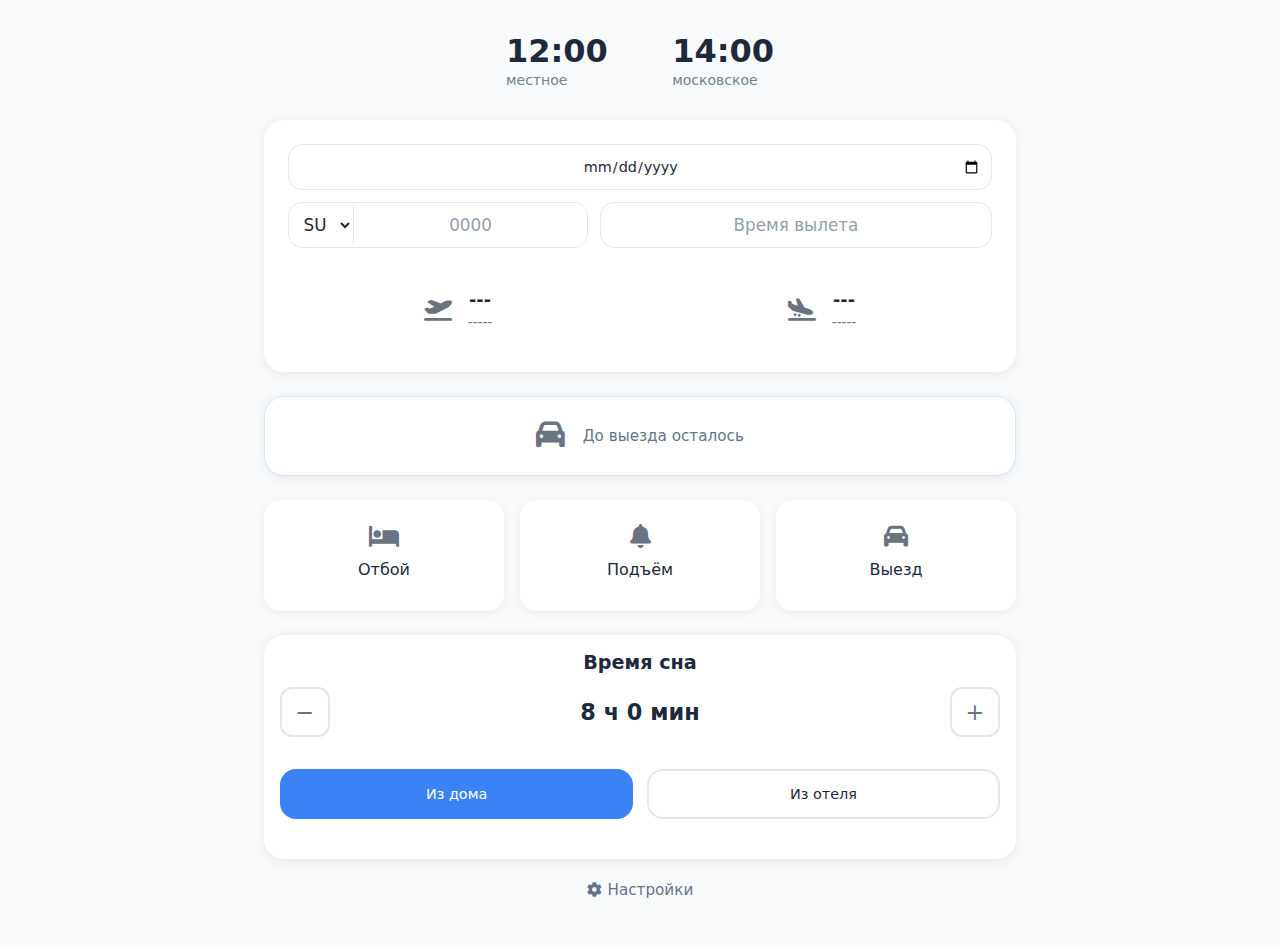
<file: index.html>
<!DOCTYPE html>
<html lang="ru">
<head>
    <meta charset="UTF-8">
    <meta name="viewport" content="width=device-width, initial-scale=1.0, maximum-scale=1.0, user-scalable=no"/>
    <meta name="theme-color" content="#ffffff">
    <meta name="apple-mobile-web-app-capable" content="yes">
    <meta name="apple-mobile-web-app-status-bar-style" content="black-translucent">
    <link rel="manifest" href="manifest.json">
    <link rel="stylesheet" href="styles.css">
    <script src="script.js" defer></script>
    <title>Flight Time Planner</title>
    <link rel="stylesheet" href="https://cdnjs.cloudflare.com/ajax/libs/font-awesome/6.0.0/css/all.min.css">
</head>
<body>
    <div class="dashboard">
        <div class="header">
            <div class="time-group time-group-left">
                <div class="current-time" id="current-time">12:00</div>
                <div class="destination-label">местное</div>
            </div>
            <div class="time-group time-group-right">
                <div class="current-time" id="destination-time">14:00</div>
                <div class="destination-label">московское</div>
            </div>
        </div>

        <div class="input-group">
            <div class="flight-inputs">
                <input type="date" placeholder="Дата рейса" maxlength="10" class="date-input">
                <div class="flight-time-inputs">
                    <div class="flight-number-wrapper">
                        <select class="flight-prefix">
                            <option value="SU">SU</option>
                            <option value="RA">RA</option>
                            <option value="EVENT">событие</option>
                        </select>
                        <input type="text" placeholder="0000" maxlength="5" class="flight-number" pattern="[0-9]*" inputmode="numeric">
                    </div>
                    <div class="flight-time-display" id="flight-time-display" placeholder="Время вылета"></div>
                </div>
            </div>

            <div class="airports">
                <div class="airport">
                    <i class="fas fa-plane-departure airport-icon"></i>
                    <div class="airport-info">
                        <div class="airport-code">---</div>
                        <div class="airport-name">-----</div>
                    </div>
                </div>

                <div class="airport">
                    <i class="fas fa-plane-arrival airport-icon"></i>
                    <div class="airport-info">
                        <div class="airport-code">---</div>
                        <div class="airport-name">-----</div>
                    </div>
                </div>
            </div>
        </div>

        <div class="countdown-container">
            <div class="countdown-card">
                <div class="countdown-content">
                    <i class="fas fa-car countdown-icon"></i>
                    <div class="countdown-text">
                        <div class="countdown-title">До выезда осталось</div>
                        <div class="countdown-time" id="departure-countdown"></div>
                    </div>
                </div>
            </div>

            <div class="countdown-card hidden" id="room-exit-countdown">
                <div class="countdown-content">
                    <i class="fas fa-hourglass-start countdown-icon"></i>
                    <div class="countdown-text">
                        <div class="countdown-title">До выхода из номера</div>
                        <div class="countdown-time" id="room-exit-countdown-time"></div>
                    </div>
                </div>
            </div>

            <div class="countdown-card hidden" id="departure-countdown-card">
                <div class="countdown-content">
                    <i class="fas fa-hourglass-start countdown-icon"></i>
                    <div class="countdown-text">
                        <div class="countdown-title">До подъема</div>
                        <div class="countdown-time" id="departure-countdown-time"></div>
                    </div>
                </div>
            </div>

            <div class="countdown-card hidden" id="flight-countdown">
                <div class="countdown-content">
                    <i class="fas fa-hourglass-start countdown-icon"></i>
                    <div class="countdown-text">
                        <div class="countdown-title">До вылета</div>
                        <div class="countdown-time" id="flight-countdown-time"></div>
                    </div>
                </div>
            </div>
        </div>

        <div class="phase-grid">
            <div class="phase-card">
                <i class="fas fa-bed phase-icon"></i>
                <div>Отбой</div>
                <div id="bedtime"></div>
            </div>
            <div class="phase-card">
                <i class="fas fa-bell phase-icon"></i>
                <div>Подъём</div>
                <div id="waketime"></div>
            </div>
            <div class="phase-card hidden" id="room-exit">
                <i class="fas fa-door-open phase-icon"></i>
                <div>Выход</div>
                <div id="roomExitTime"></div>
            </div>
            <div class="phase-card">
                <i class="fas fa-car phase-icon"></i>
                <div>Выезд</div>
                <div id="departuretime"></div>
            </div>
        </div>

            <div class="settings-group">
            <div class="sleep-label">Время сна</div>
            <div class="sleep-control">
                <button class="sleep-btn" id="decrease-sleep">−</button>
                <div class="sleep-value" id="sleep-value">8 ч 0 мин</div>
                <button class="sleep-btn" id="increase-sleep">+</button>
            </div>

            <div class="mode-selector">
                <div class="mode-btn active" id="homeButton">Из дома</div>
                <div class="mode-btn" id="hotelButton">Из отеля</div>
            </div>
        </div>
        </div>

    <div class="settings-footer">
        <button class="settings-trigger" id="settings-button">
            <i class="fas fa-gear settings-icon"></i>
            Настройки
        </button>
    </div>

    <div class="settings-modal" id="settings-modal">
        <div class="modal-content">
            <button class="close-modal" id="close-modal">
                <i class="fas fa-times"></i>
            </button>
            <h2>Настройки</h2>
            <div class="timezone-mode">
                <div class="timezone-header">
                    <i class="fas fa-clock timezone-icon"></i>
                    <h3>Часовой пояс</h3>
                </div>
                <label for="auto-timezone">
                    <input type="checkbox" id="auto-timezone" name="timezone-mode">
                    Авто
                </label>
                <label for="timezone-select">Выберите часовой пояс:</label>
                <select id="timezone-select">
                    <option value="Europe/Moscow">Москва (UTC+3)</option>
                    <option value="Asia/Vladivostok">Владивосток (UTC+10)</option>
                    <option value="Europe/Kaliningrad">Калининград (UTC+2)</option>
                    <option value="Asia/Yekaterinburg">Екатеринбург (UTC+5)</option>
                </select>
            </div>
        </div>
    </div>
</body>
</html>
</file>
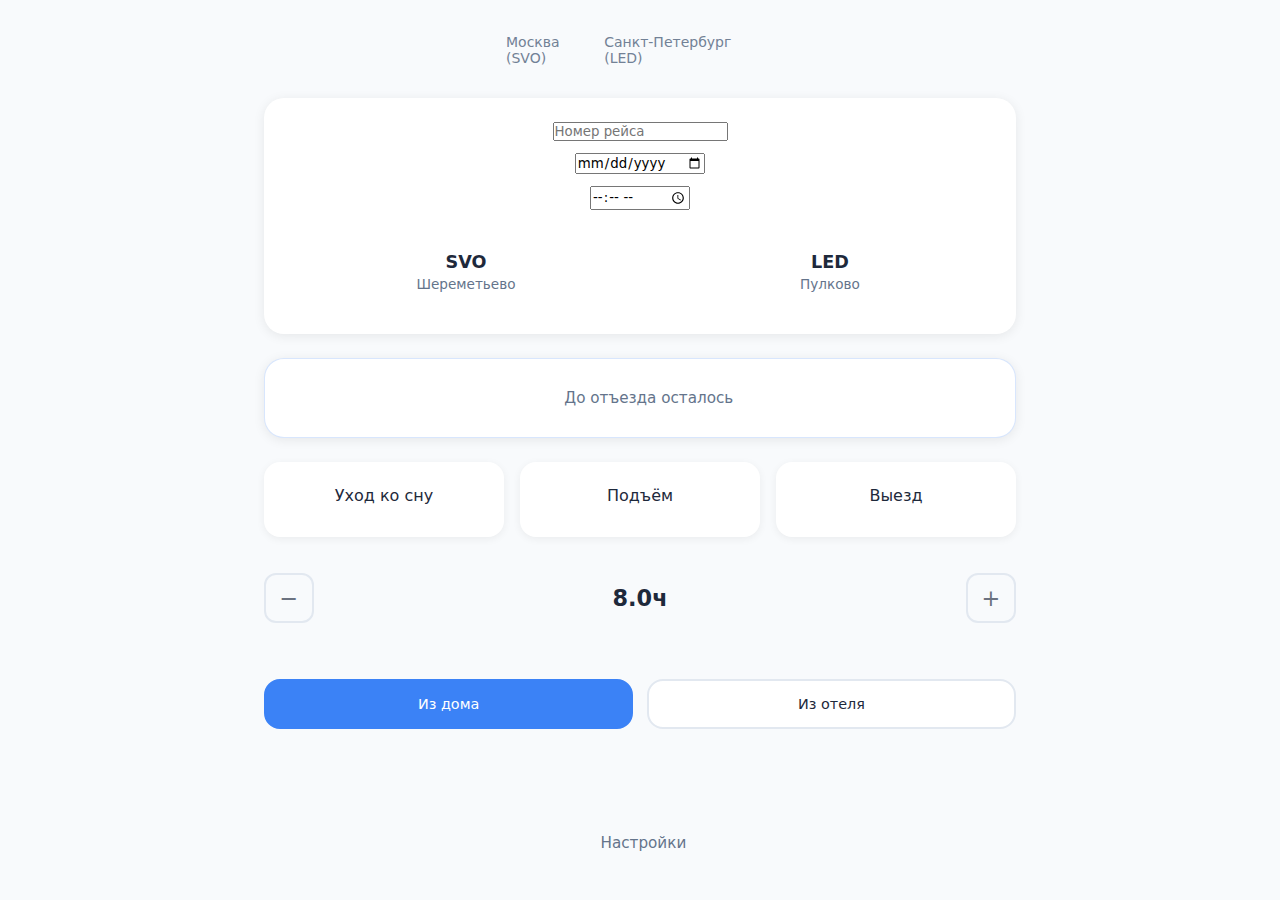
<file: time.html>
<!DOCTYPE html>
<html lang="ru">
<head>
    <meta charset="UTF-8">
    <meta name="viewport" content="width=device-width, initial-scale=1.0">
    <link rel="stylesheet" href="styles.css">
    <script src="script.js" defer></script>
    <title>Flight Time Planner</title>
    <link rel="stylesheet" href="https://cdnjs.cloudflare.com/ajax/libs/font-awesome/6.0.0/css/all.min.css">
</head>
<body>
    <div class="dashboard">
        <div class="header">
            <div class="time-group time-group-left">
                <div class="current-time" id="current-time"></div>
                <div class="destination-label">Москва (SVO)</div>
            </div>
            <div class="time-group time-group-right">
                <div class="current-time" id="destination-time"></div>
                <div class="destination-label">Санкт-Петербург (LED)</div>
            </div>
        </div>

        <div class="input-group">
            <div class="flight-inputs">
                <input type="text" placeholder="Номер рейса" maxlength="10">
                <input type="date">
                <input type="time">
            </div>

            <div class="airports">
                <div class="airport">
                    <i class="fas fa-plane-departure airport-icon"></i>
                    <div class="airport-info">
                        <div class="airport-code">SVO</div>
                        <div class="airport-name">Шереметьево</div>
                    </div>
                </div>

                <div class="airport">
                    <i class="fas fa-plane-arrival airport-icon"></i>
                    <div class="airport-info">
                        <div class="airport-code">LED</div>
                        <div class="airport-name">Пулково</div>
                    </div>
                </div>
            </div>
        </div>

        <!-- Новая карточка обратного отсчета -->
       <div class="countdown-card">
    <div class="countdown-content">
        <i class="fas fa-hourglass-start countdown-icon"></i>
        <div class="countdown-text">
            <div class="countdown-title">До отъезда осталось</div>
            <div class="countdown-time" id="departure-countdown"></div>
        </div>
    </div>
</div>

        <div class="phase-grid">
    <div class="phase-card">
        <i class="fas fa-bed phase-icon"></i>
        <div>Уход ко сну</div>
        <div id="bedtime"></div>
    </div>
    <div class="phase-card">
        <i class="fas fa-bell phase-icon"></i>
        <div>Подъём</div>
        <div id="waketime"></div>
    </div>
    <div class="phase-card hidden" id="room-exit">
        <i class="fas fa-door-open phase-icon"></i>
        <div>Покинуть номер</div>
        <div id="roomExitTime"></div>
    </div>
    <div class="phase-card">
        <i class="fas fa-car phase-icon"></i>
        <div>Выезд</div>
        <div id="departuretime"></div>
    </div>
</div>

<div class="sleep-control">
    <button class="sleep-btn" id="decrease-sleep">−</button>
    <div class="sleep-value" id="sleep-value">8.0ч</div>
    <button class="sleep-btn" id="increase-sleep">+</button>
</div>

        <div class="mode-selector">
            <div class="mode-btn active" id="homeButton">Из дома</div>
            <div class="mode-btn" id="hotelButton">Из отеля</div>
        </div>
    </div>

    <div class="settings-footer">
        <button class="settings-trigger" id="settings-button">
            <i class="fas fa-gear settings-icon"></i>
            Настройки
        </button>
    </div>

    <div class="settings-modal" id="settings-modal">
        <div class="modal-content">
            <button class="close-modal" id="close-modal">
                <i class="fas fa-times"></i>
            </button>
            <h2>Скоро</h2>
            <p>Новые функции в разработке</p>
        </div>
    </div>
</body>
</html>
</file>
<file: styles.css>
:root {
    --primary: #3B82F6;
    --primary-light: RGBA(59, 130, 246, 0.2);
    --surface: #FFFFFF;
    --background: #F8FAFC;
    --text: #1E293B;
    --border: #E2E8F0;
    --icon-color: #6B7280;
    --secondary-text: #64748B;
    --warning: #F97316;
}

@media (prefers-color-scheme: dark) {
    :root {
        --surface: #1E293B;
        --background: #0F172A;
        --text: #F8FAFC;
        --border: #334155;
        --icon-color: #94A3B8;
        --secondary-text: #94A3B8;
        --warning: #FB923C;
    }
}

.flight-time-display.no-data {
    color: var(--warning);
}

@keyframes shake {
    0% { transform: translateX(0); }
    25% { transform: translateX(-5px); }
    50% { transform: translateX(5px); }
    75% { transform: translateX(-5px); }
    100% { transform: translateX(0); }
}

.airport-code.shake,
.airport-name.shake {
    animation: shake 0.3s ease-in-out;
}

@keyframes appear {
    0% { transform: scale(0.8); opacity: 0; }
    100% { transform: scale(1); opacity: 1; }
}

@keyframes disappear {
    0% { transform: scale(1); opacity: 1; }
    100% { transform: scale(0.8); opacity: 0; }
}

.icon-appear {
    animation: appear 0.3s ease-in-out;
}

.icon-disappear {
    animation: disappear 0.3s ease-in-out;
}

* {
    margin: 0;
    padding: 0;
    box-sizing: border-box;
    font-family: 'Inter', system-ui, sans-serif;
}

html, body {
    width: 100%;
    max-width: 100%;
    overflow-x: hidden;
    touch-action: pan-x pan-y;
    scrollbar-width: none;
    -ms-overflow-style: none;
}

html::-webkit-scrollbar,
body::-webkit-scrollbar {
    display: none;
}

body {
    background: var(--background);
    color: var(--text);
    min-height: 100vh;
    position: relative;
    margin: 0 auto;
    max-width: 800px;
    padding: 1.5rem;
    box-sizing: border-box;
}

.dashboard {
    display: grid;
    gap: 1.5rem;
    padding-bottom: 4rem;
    width: 100%;
    max-width: 100%;
    box-sizing: border-box;
    scrollbar-width: none;
    -ms-overflow-style: none;
}

.dashboard::-webkit-scrollbar {
    display: none;
}

.header {
    display: flex;
    justify-content: space-between;
    align-items: flex-start;
    padding: 0.5rem 1rem;
    width: 100%;
    max-width: 300px;
    margin: 0 auto;
}

.time-group {
    display: flex;
    flex-direction: column;
    min-width: 0;
    flex-shrink: 1;
}

.current-time {
    font-size: 2rem;
    font-weight: 700;
    line-height: 1.2;
    color: var(--text);
}

.destination-label {
    font-size: 0.875rem;
    color: var(--secondary-text);
    margin-top: 0.1rem;
    opacity: 0.9;
}

.input-group {
    background: var(--surface);
    padding: 1.5rem;
    border-radius: 1.25rem;
    box-shadow: 0 2px 12px rgba(0,0,0,0.08);
    width: 100%;
}

.flight-inputs {
    display: flex;
    flex-direction: column;
    align-items: center;
    gap: 0.75rem;
    margin-bottom: 1.5rem;
    width: 100%;
    max-width: 100%;
}

.date-input {
    width: 100%;
    max-width: 100%;
    padding: 0.65rem;
    border: 1px solid var(--border);
    border-radius: 0.875rem;
    height: 46px;
    font-size: 0.9rem;
    background: var(--surface);
    color: var(--text);
    transition: border-color 0.2s, width 0.3s ease, max-width 0.3s ease;
    text-align: center;
    box-sizing: border-box;
}

.date-input:focus {
    outline: none;
    border-color: var(--primary);
}

.flight-time-inputs {
    display: flex;
    gap: 0.75rem;
    align-items: center;
    flex-wrap: nowrap;
    width: 100%;
    max-width: 100%;
    justify-content: center;
    box-sizing: border-box;
    transition: width 0.3s ease, max-width 0.3s ease;
}

.flight-time-display {
    flex: 1 1 0;
    min-width: 0;
    max-width: 100%;
    padding: 0.75rem;
    border: 1px solid var(--border);
    border-radius: 0.875rem;
    height: 46px;
    font-size: 1.05rem;
    background: var(--surface);
    color: var(--text);
    text-align: center;
    display: flex;
    align-items: center;
    justify-content: center;
    position: relative;
    box-sizing: border-box;
    transition: width 0.3s ease, max-width 0.3s ease;
}

.flight-time-display:empty::before {
    content: attr(placeholder);
    color: var(--secondary-text);
    opacity: 0.7;
}

.flight-time-display.input-mode {
    padding: 0;
    border: 1px solid var(--border);
    border-radius: 0.875rem;
    height: 46px;
    font-size: 1.05rem;
    background: var(--surface);
    color: var(--text);
    text-align: center;
    outline: none;
    width: 50%;
    max-width: 180px;
    box-sizing: border-box;
    flex-shrink: 1;
}

.flight-time-display.input-mode:focus {
    border-color: var(--primary);
}

.date-input::placeholder {
    color: var(--secondary-text);
    opacity: 0.7;
}

.airports {
    display: grid;
    grid-template-columns: repeat(2, 1fr);
    gap: 1.5rem;
    width: 100%;
}

.airport {
    display: flex;
    align-items: center;
    justify-content: center;
    gap: 1rem;
    padding: 1rem 0;
    border-radius: 1rem;
    transition: transform 0.2s;
    min-width: 0;
    flex-shrink: 1;
}

.airport-icon {
    font-size: 1.4rem;
    color: var(--icon-color);
}

.airport-info {
    line-height: 1.4;
    text-align: center;
}

.airport-code {
    font-weight: 700;
    font-size: 1.1em;
}

.airport-name {
    font-size: 0.85em;
    color: var(--secondary-text);
}

.countdown-container {
    display: grid;
    gap: 1.5rem;
    width: 100%;
}

.countdown-card {
    background: var(--surface);
    padding: 1.5rem;
    border-radius: 1.25rem;
    box-shadow: 0 2px 12px rgba(0,0,0,0.08);
    display: flex;
    align-items: center;
    justify-content: center;
    gap: 0.75rem;
    min-height: 80px;
    text-align: center;
    width: 100%;
    border: 1px solid var(--primary-light);
}

.countdown-icon {
    font-size: 1.8rem;
    color: var(--icon-color);
}

.countdown-content {
    display: flex;
    align-items: center;
    gap: 1.1rem;
}

.countdown-title {
    font-size: 0.95rem;
    color: var(--secondary-text);
}

.countdown-time {
    font-size: 1.6rem;
    font-weight: 600;
    color: var(--text);
}

@keyframes shrinkAndExpand {
    0% { transform: scale(1); opacity: 1; }
    50% { transform: scale(0.8); opacity: 0; }
    100% { transform: scale(1); opacity: 1; }
}

.phase-card.appearing,
.countdown-card.appearing {
    animation: appear 0.3s ease-in-out;
}

.phase-card.disappearing,
.countdown-card.disappearing {
    animation: disappear 0.3s ease-in-out;
}

.phase-card.hidden,
.countdown-card.hidden {
    display: none;
}

.phase-grid {
    display: grid;
    grid-template-columns: repeat(3, 1fr);
    gap: 1rem;
    transition: grid-template-columns 0.6s ease-in-out;
    width: 100%;
}

.phase-grid.expanded {
    grid-template-columns: repeat(4, 1fr);
}

.phase-card {
    background: var(--surface);
    padding: 1.5rem;
    border-radius: 1rem;
    text-align: center;
    box-shadow: 0 2px 8px rgba(0,0,0,0.06);
    transition: transform 0.6s ease;
    min-width: 0;
    flex-shrink: 1;
}

.phase-card > div:nth-child(2) {
    margin-bottom: 0.5rem;
}

.phase-card > div:nth-child(3) {
    margin-top: 0.5rem;
}

.phase-icon {
    font-size: 1.5rem;
    margin-bottom: 0.75rem;
    color: var(--icon-color);
}

.hidden {
    display: none;
}

.sleep-label {
    text-align: center;
    font-size: 1.2rem;
    font-weight: 600;
    color: var(--text);
    margin-bottom: 0.1rem;
}

.sleep-control {
    display: flex;
    justify-content: space-between;
    align-items: center;
    gap: 0.5rem;
    width: 100%;
    padding: 0.75rem 0 0 0;
    padding-left: 0rem;
    padding-right: 0rem;
}

.sleep-value {
    font-size: 1.4rem;
    font-weight: 700;
    min-width: 120px;
    text-align: center;
    color: var(--text);
    flex: 1;
    line-height: 50px;
}

.sleep-btn {
    width: 50px;
    height: 50px;
    border-radius: 12px;
    border: 2px solid var(--border);
    background: transparent;
    color: var(--icon-color);
    font-size: 1.4rem;
    cursor: pointer;
    display: flex;
    align-items: center;
    justify-content: center;
    transition: all 0.2s;
    flex-shrink: 0;
}

.sleep-btn:active {
    border-color: var(--primary);
    color: var(--primary);
    background: rgba(59, 130, 246, 0.1);
}

.mode-selector {
    display: grid;
    grid-template-columns: repeat(2, 1fr);
    gap: 0.85rem;
    margin-top: 0.5rem;
    width: 100%;
    padding: 1.5rem;
    padding-left: 0rem;
    padding-right: 0rem;
}

.mode-btn {
    padding: 0.8rem;
    border: 2px solid var(--border);
    border-radius: 1rem;
    cursor: pointer;
    font-size: 0.9rem;
    text-align: center;
    white-space: nowrap;
    background: var(--surface);
    color: var(--text);
    transition: all 0.2s;
    min-width: 0;
    flex-shrink: 1;
    height: 50px;
    display: flex;
    align-items: center;
    justify-content: center;
}

.mode-btn.active {
    background: var(--primary);
    border-color: var(--primary);
    color: #fff;
}

.settings-footer {
    position: absolute;
    bottom: 1rem;
    left: 0;
    right: 0;
    margin: 0 auto;
    text-align: center;
    padding: 0rem;
    display: flex;
    justify-content: center;
    z-index: 500;
}

.settings-trigger {
    display: inline-flex;
    align-items: center;
    gap: 0.3rem;
    padding: 2rem;
    color: var(--secondary-text);
    cursor: pointer;
    background: none;
    border: none;
    font-size: 0.95rem;
    transition: color 0.2s;
}

.settings-trigger:hover {
    color: var(--primary);
}

.settings-icon {
    font-size: 0.9rem;
    color: var(--secondary-text);
    margin-right: 2px;
    transition: color 0.2s;
}

.settings-trigger:hover .settings-icon {
    color: var(--primary);
}

.settings-modal {
    position: fixed;
    top: 0;
    left: 0;
    right: 0;
    bottom: 0;
    background: rgba(0, 0, 0, 0.5);
    backdrop-filter: blur(5px);
    display: none;
    justify-content: center;
    align-items: center;
    z-index: 1000;
    opacity: 0;
    transition: opacity 0.3s ease-in-out;
    overflow: hidden;
}

.settings-modal.active {
    display: flex;
    opacity: 1;
}

.modal-content {
    background: var(--surface);
    padding: 1.5rem;
    border-radius: 1.25rem;
    max-width: 350px;
    width: 90%;
    position: relative;
    text-align: left;
    box-shadow: 0 4px 16px rgba(0, 0, 0, 0.1);
    animation: modalFadeIn 0.3s ease-in-out;
    overflow: hidden;
}

@keyframes modalFadeIn {
    0% { opacity: 0; transform: scale(0.95); }
    100% { opacity: 1; transform: scale(1); }
}

.modal-content h2 {
    font-size: 1.5rem;
    font-weight: 600;
    color: var(--text);
    margin-bottom: 1rem;
    text-align: center;
}

.close-modal {
    position: absolute;
    top: 0.75rem;
    right: 0.75rem;
    background: none;
    border: none;
    color: var(--icon-color);
    font-size: 1.2rem;
    cursor: pointer;
    padding: 0.5rem;
    transition: color 0.2s;
}

.close-modal:hover {
    color: var(--primary);
}

.timezone-mode {
    margin-bottom: 1.5rem;
    padding: 0.75rem;
    border-radius: 0.875rem;
    background: var(--background);
    transition: background 0.2s;
}

.timezone-header {
    display: flex;
    align-items: center;
    gap: 0.5rem;
    margin-bottom: 1rem;
}

.timezone-icon {
    font-size: 1.2rem;
    color: var(--icon-color);
}

.timezone-mode h3 {
    font-size: 1.1rem;
    font-weight: 600;
    color: var(--text);
}

.timezone-mode label {
    display: flex;
    align-items: center;
    gap: 0.75rem;
    font-size: 0.95rem;
    color: var(--text);
    cursor: pointer;
}

.timezone-mode input[type="checkbox"] {
    width: 1.2rem;
    height: 1.2rem;
    accent-color: var(--primary);
    cursor: pointer;
    border-radius: 4px;
    transition: all 0.2s;
}

.timezone-mode input[type="checkbox"]:hover {
    box-shadow: 0 0 0 2px var(--primary-light);
}

.modal-content label {
    display: block;
    margin-bottom: 0.5rem;
    font-size: 0.95rem;
    font-weight: 500;
    color: var(--text);
}

.modal-content select {
    width: 100%;
    padding: 0.75rem;
    border: 1px solid var(--border);
    border-radius: 0.875rem;
    background: var(--background);
    color: var(--text);
    font-size: 0.95rem;
    transition: border-color 0.2s, box-shadow 0.2s;
    appearance: none;
    -webkit-appearance: none;
    -moz-appearance: none;
    background-image: url('data:image/svg+xml;utf8,<svg fill="%236B7280" height="24" viewBox="0 0 24 24" width="24" xmlns="http://www.w3.org/2000/svg"><path d="M7 10l5 5 5-5z"/></svg>');
    background-repeat: no-repeat;
    background-position: right 0.75rem center;
    background-size: 1rem;
}

.modal-content select:focus {
    outline: none;
    border-color: var(--primary);
    box-shadow: 0 0 0 2px var(--primary-light);
}

.modal-content select:disabled {
    opacity: 0.5;
    cursor: not-allowed;
}

@media (max-width: 480px) {
    body {
        padding: 0.75rem;
    }

    .header {
        padding: 0.5rem 0.1rem;
        max-width: 250px;
        margin: 0 auto;
        margin-bottom: 0.7rem;
    }

    .current-time {
        font-size: 2rem;
    }

    .destination-label {
        font-size: 0.8rem;
        margin-top: 0.05rem;
    }

    .input-group {
        padding: 0.75rem;
        margin-top: -1rem;
    }

    .flight-inputs {
        gap: 0.5rem;
        width: 100%;
        max-width: 100%;
        padding: 0 0.5rem;
        box-sizing: border-box;
    }

    .date-input {
        padding: 0.5rem;
        font-size: 1.05rem;
        height: 40px;
        width: 100%;
        max-width: 100%;
        min-width: 0;
        box-sizing: border-box;
    }

    .flight-time-inputs {
        gap: 0.3rem;
        width: 100%;
        max-width: 100%;
        box-sizing: border-box;
    }

    .flight-time-display {
        padding: 0.5rem;
        font-size: 1rem;
        height: 40px;
        width: 50%;
        max-width: 50%;
        box-sizing: border-box;
        flex-shrink: 1;
    }

    .flight-time-display.input-mode {
        padding: 0;
        font-size: 1rem;
        height: 40px;
        width: 30%;
        max-width: 150px;
    }

    .airports {
        gap: 0.75rem;
    }

    .airport {
        padding: 0.5rem 0;
        gap: 0.5rem;
    }

    .airport-icon {
        font-size: 1.5rem;
    }

    .airport-code {
        font-size: 1rem;
    }

    .airport-name {
        font-size: 0.85rem;
    }

    .countdown-card {
        padding: 0.75rem;
        gap: 0.5rem;
    }

    .countdown-icon {
        font-size: 1.5rem;
    }

    .countdown-time {
        font-size: 1.3rem;
    }

    .countdown-title {
        font-size: 0.85rem;
    }

    .phase-grid {
        gap: 0.5rem;
    }

    .phase-card {
        padding: 0.75rem;
    }

    .phase-card > div:nth-child(2) {
        margin-bottom: 0.3rem;
    }

    .phase-card > div:nth-child(3) {
        margin-top: 0.3rem;
    }

    .phase-icon {
        font-size: 1.5rem;
        margin-bottom: 0.3rem;
    }

    .sleep-label {
        font-size: 1rem;
        margin-bottom: 0.1rem;
        margin-top: 0.3rem;
        padding: 0px;
    }

    .sleep-control {
        gap: 0.5rem;
        padding: 0.75rem 0 0 0;
        padding-left: 0rem;
        padding-right: 0rem;
        justify-content: space-between;
    }

    .sleep-value {
        font-size: 1.2rem;
        min-width: 100px;
        flex: 1;
        text-align: center;
        line-height: 40px;
    }

    .sleep-btn {
        width: 80px;
        height: 40px;
        font-size: 1.2rem;
        flex-shrink: 0;
        gap: 0rem;
    }

    .mode-selector {
        gap: 0.5rem;
        margin-top: 0.5rem;
        padding: 0.75rem;
        padding-left: 0rem;
        padding-right: 0rem;
    }

    .mode-btn {
        padding: 0.6rem;
        font-size: 1rem;
        height: 40px;
        display: flex;
        align-items: center;
        justify-content: center;
    }

    .settings-footer {
        padding: 0rem;
    }

    .settings-trigger {
        font-size: 1rem;
    }

    .settings-icon {
        font-size: 1rem;
    }

    .modal-content {
        padding: 1rem;
    }

    .modal-content h2 {
        font-size: 1.3rem;
    }

    .timezone-mode {
        padding: 0.5rem;
    }

    .timezone-header {
        gap: 0.4rem;
        margin-bottom: 0.75rem;
    }

    .timezone-icon {
        font-size: 1rem;
    }

    .timezone-mode h3 {
        font-size: 1rem;
    }

    .timezone-mode label {
        font-size: 0.9rem;
    }

    .modal-content select {
        padding: 0.5rem;
        font-size: 0.9rem;
    }
}

@media (max-width: 414px) {
    .sleep-control {
        gap: 0.3rem;
    }

    .sleep-value {
        min-width: 60px;
        font-size: 1.1rem;
        padding: 0.3rem;
    }
}

@keyframes fade {
    0% { opacity: 0; transform: translateY(5px); }
    100% { opacity: 1; transform: translateY(0); }
}

.airport-code, .airport-name {
    transition: opacity 0.3s ease, transform 0.3s ease;
}

.airport-code.fade, .airport-name.fade {
    animation: fade 0.3s ease-in-out;
    animation-fill-mode: forwards;
}

.flight-number-wrapper {
    display: flex;
    align-items: center;
    border: 1px solid var(--border);
    border-radius: 0.875rem;
    height: 46px;
    overflow: hidden;
    transition: border-color 0.2s;
    width: 100%;
    max-width: 300px;
    box-sizing: border-box;
    flex-shrink: 1;
}

.flight-number-wrapper:focus-within {
    border-color: var(--primary);
}

.flight-prefix {
    padding: 0.5rem 0.3rem;
    border: none;
    background: var(--surface);
    color: var(--text);
    font-size: 1.05rem;
    cursor: pointer;
    outline: none;
    border-right: 1px solid var(--border);
    width: 65px;
    text-align: center;
    transition: width 0.3s ease;
}

.flight-prefix.expanded {
    width: 100%;
    border-right: none;
}

.flight-number {
    flex: 1;
    padding: 0.5rem;
    border: none;
    border-radius: 0;
    height: 100%;
    font-size: 1.05rem;
    background: var(--surface);
    color: var(--text);
    text-align: center;
    outline: none;
    min-width: 0;
}

.flight-number::placeholder {
    color: var(--secondary-text);
    opacity: 0.7;
}

@media (max-width: 480px) {
    .flight-number-wrapper {
        height: 40px;
        width: 100%;
        max-width: 180px;
        flex-shrink: 1;
    }

    .flight-prefix {
        padding: 0.3rem 0.2rem;
        font-size: 1rem;
        width: 60px;
    }

    .flight-prefix.expanded {
        width: 100%;
    }

    .flight-number {
        padding: 0.3rem;
        font-size: 1rem;
    }
}

#room-exit-countdown,
#departure-countdown-card,
#flight-countdown {
    background: rgba(59, 130, 246, 0.1);
    border: 2px solid var(--primary);
}

#room-exit-countdown .countdown-title,
#departure-countdown-card .countdown-title,
#flight-countdown .countdown-title {
    color: var(--secondary-text);
}

#room-exit-countdown .countdown-time,
#departure-countdown-card .countdown-time,
#flight-countdown .countdown-time {
    color: var(--text);
}

#room-exit-countdown .countdown-icon,
#departure-countdown-card .countdown-icon,
#flight-countdown .countdown-icon {
    color: var(--icon-color);
}

@media (prefers-color-scheme: dark) {
    #room-exit-countdown,
    #departure-countdown-card,
    #flight-countdown {
        background: rgba(59, 130, 246, 0.2);
    }
}

.settings-group {
    background: var(--surface);
    padding: 1rem;
    border-radius: 1.25rem;
    box-shadow: 0 2px 12px rgba(0,0,0,0.08);
    width: 100%;
}

.travel-time-mode {
    margin-bottom: 1.5rem;
    padding: 0.75rem;
    border-radius: 0.875rem;
    background: var(--background);
    transition: background 0.2s;
}

.travel-time-header {
    display: flex;
    align-items: center;
    gap: 0.5rem;
    margin-bottom: 1rem;
}

.travel-time-mode h3 {
    font-size: 1.1rem;
    font-weight: 600;
    color: var(--text);
}

.travel-time-mode label {
    display: block;
    margin-bottom: 0.5rem;
    font-size: 0.95rem;
    color: var(--text);
}

.travel-time-mode input[type="number"] {
    width: 100%;
    padding: 0.75rem;
    border: 1px solid var(--border);
    border-radius: 0.875rem;
    background: var(--surface);
    color: var(--text);
    font-size: 0.95rem;
    transition: border-color 0.2s, box-shadow 0.2s;
}

.travel-time-mode input[type="number"]:focus {
    outline: none;
    border-color: var(--primary);
    box-shadow: 0 0 0 2px var(--primary-light);
}
</file>
